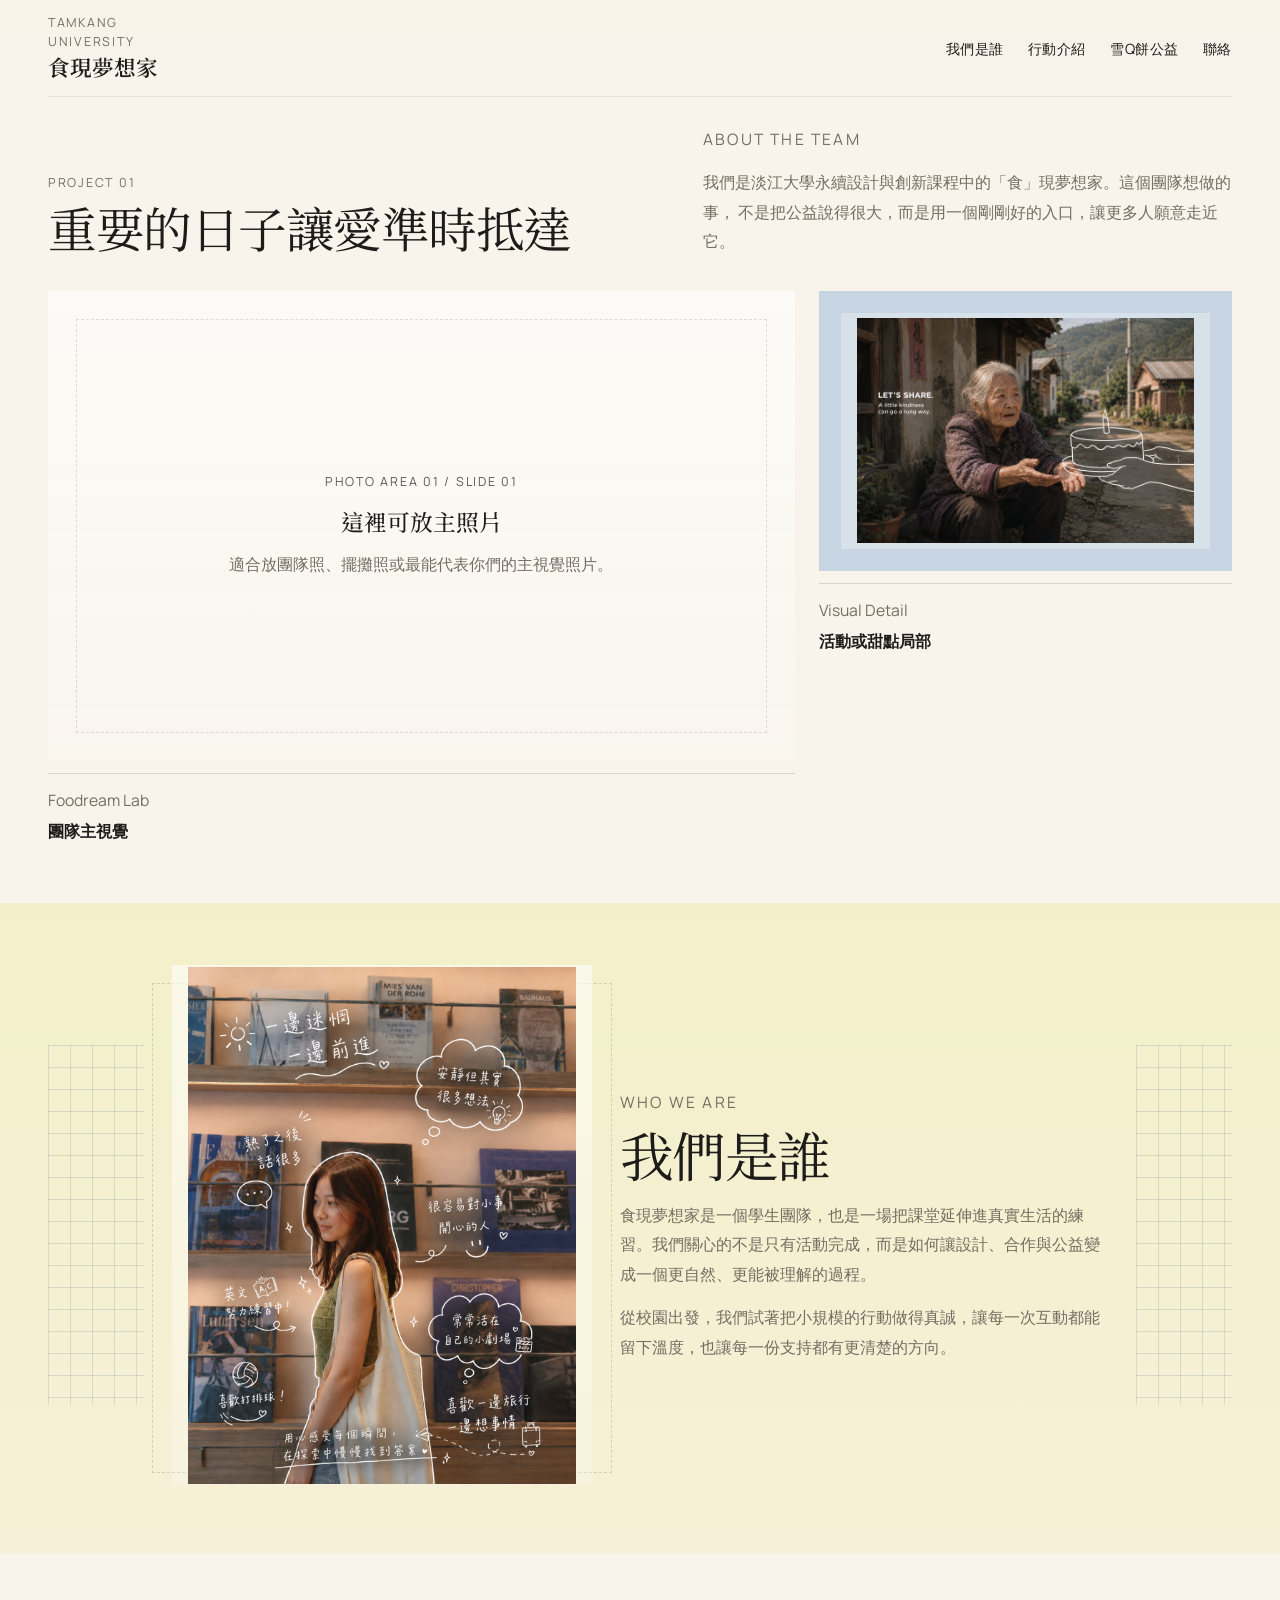
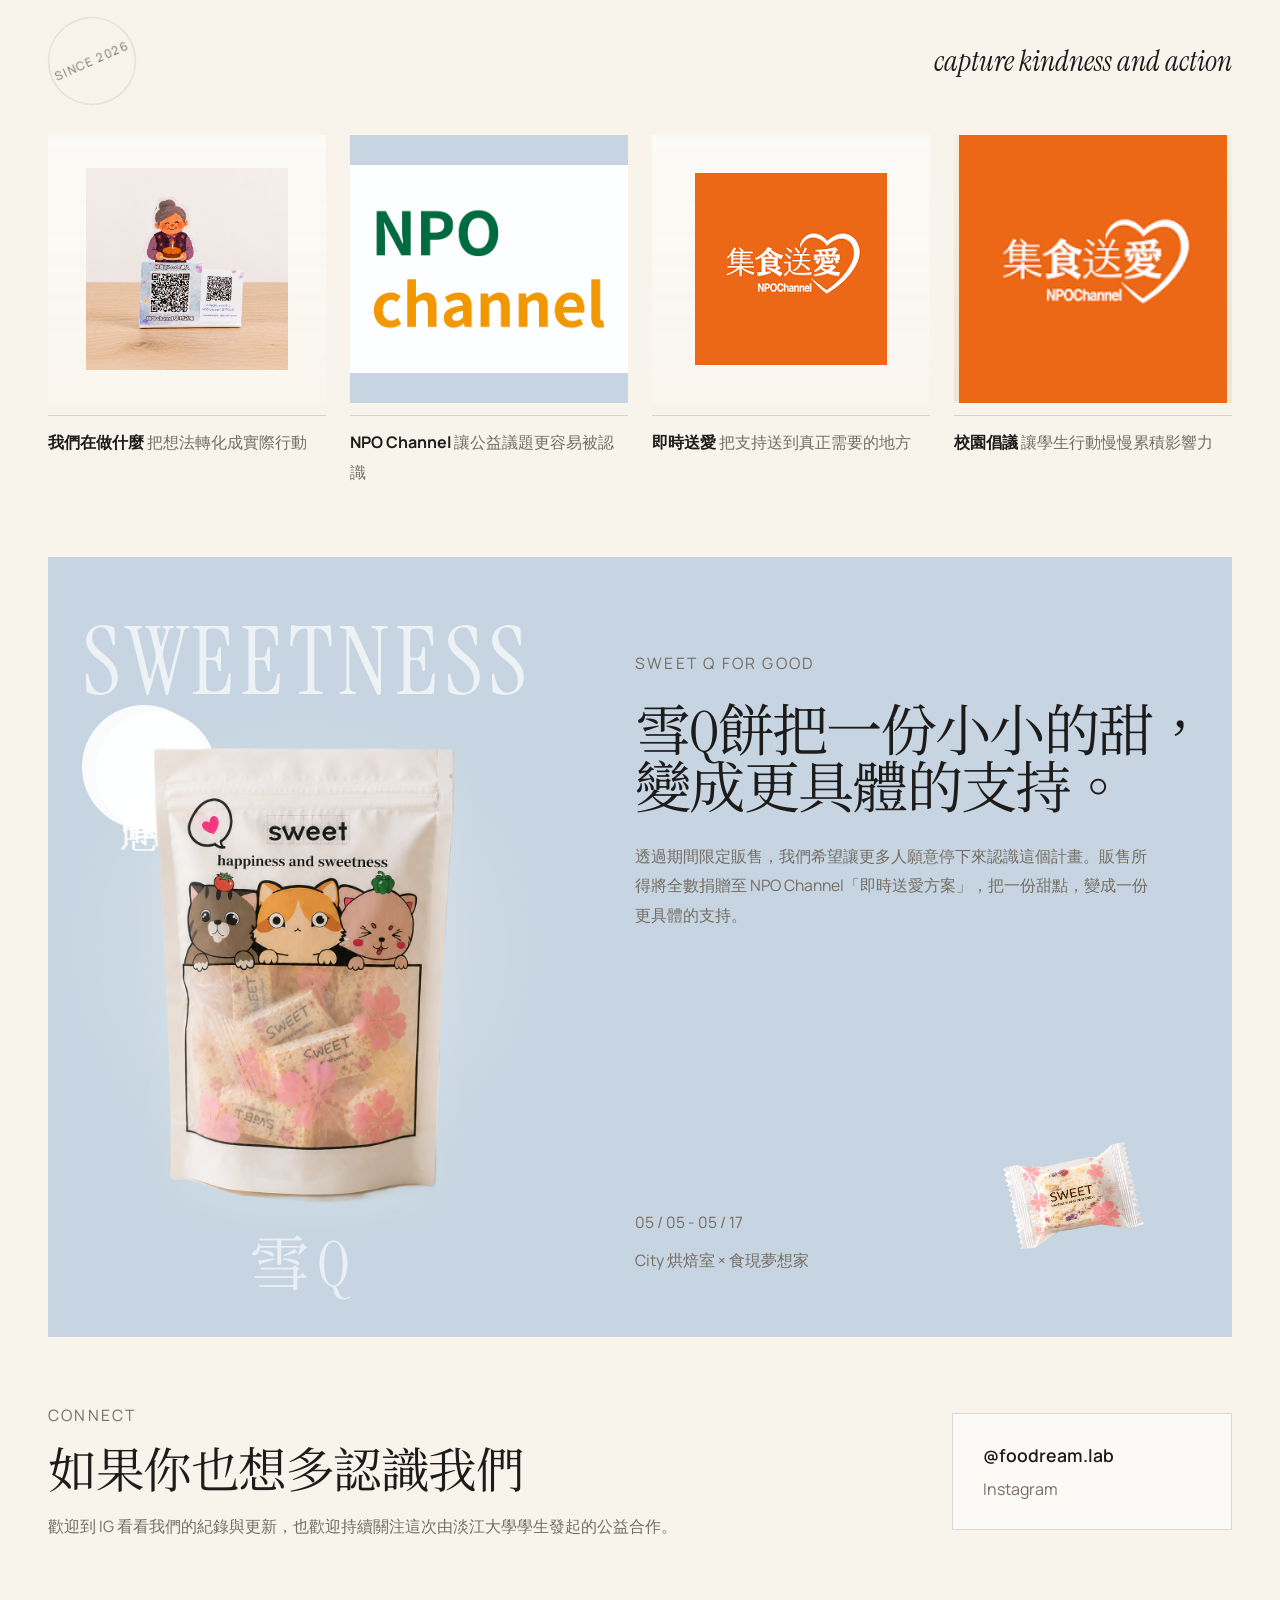
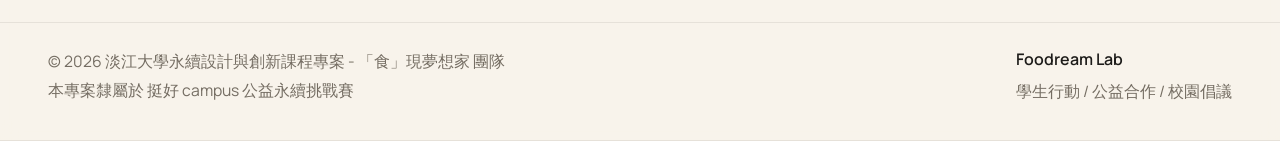
<file: index.html>
﻿<!DOCTYPE html>
<html lang="zh-Hant">
<head>
  <meta charset="UTF-8" />
  <meta name="viewport" content="width=device-width, initial-scale=1.0" />
  <title>食現夢想家 | 淡江大學</title>
  <meta
    name="description"
    content="淡江大學食現夢想家團隊介紹，一頁式展示團隊理念、公益行動與雪Q餅販售。"
  />
  <link rel="preconnect" href="https://fonts.googleapis.com" />
  <link rel="preconnect" href="https://fonts.gstatic.com" crossorigin />
  <link
    href="https://fonts.googleapis.com/css2?family=Instrument+Serif:ital@0;1&family=Manrope:wght@400;500;600;700&family=Noto+Serif+TC:wght@400;500;600;700&display=swap"
    rel="stylesheet"
  />
  <link
    href="https://cdn.jsdelivr.net/npm/bootstrap@5.3.7/dist/css/bootstrap.min.css"
    rel="stylesheet"
    integrity="sha384-LN+7fdVzj6u52u30Kp6M/trliBMCMKTyK833zpbD+pXdCLuTusPj697FH4R/5mcr"
    crossorigin="anonymous"
  />
  <link rel="stylesheet" href="./styles.css" />
</head>
<body>
  <header class="site-header">
    <div class="frame-shell topbar">
      <a class="brand-mark" href="./index.html">
        <span class="brand-caption">Tamkang University</span>
        <span class="brand-name">食現夢想家</span>
      </a>
      <button
        class="navbar-toggler border-0 shadow-none px-0"
        type="button"
        data-bs-toggle="collapse"
        data-bs-target="#mainNav"
        aria-controls="mainNav"
        aria-expanded="false"
        aria-label="切換導覽"
      >
        <span class="navbar-toggler-icon"></span>
      </button>
      <div class="collapse navbar-collapse justify-content-end" id="mainNav">
        <ul class="navbar-nav gap-lg-4 mt-3 mt-lg-0">
          <li class="nav-item"><a class="nav-link" href="#about">我們是誰</a></li>
          <li class="nav-item"><a class="nav-link" href="#project">行動介紹</a></li>
          <li class="nav-item"><a class="nav-link" href="#sale">雪Q餅公益</a></li>
          <li class="nav-item"><a class="nav-link" href="#contact">聯絡</a></li>
        </ul>
      </div>
    </div>
  </nav>

  <main class="editorial-page">
    <section class="frame-shell hero-board">
      <div class="hero-top">
        <div class="hero-statement">
          <p class="tiny-label">Project 01</p>
          <h2>重要的日子讓愛準時抵達</h2>
        </div>
        <div class="hero-intro">
          <p class="tiny-label">About The Team</p>
          <p>
            我們是淡江大學永續設計與創新課程中的「食」現夢想家。這個團隊想做的事，
            不是把公益說得很大，而是用一個剛剛好的入口，讓更多人願意走近它。
          </p>
        </div>
      </div>

      <div class="hero-media-grid">
        <article class="media-card large-card">
          <div id="heroPhotoCarousel" class="carousel slide image-slot large-slot photo-carousel" data-bs-ride="carousel" data-bs-interval="3200">
            <div class="carousel-inner">
              <div class="carousel-item active">
                <div class="image-placeholder">
                  <span>Photo Area 01 / Slide 01</span>
                  <strong>這裡可放主照片</strong>
                  <p>適合放團隊照、擺攤照或最能代表你們的主視覺照片。</p>
                </div>
              </div>
              <div class="carousel-item">
                <div class="image-placeholder">
                  <span>Photo Area 01 / Slide 02</span>
                  <strong>可自動切換第二張</strong>
                  <p>把這一格替換成另一張照片即可開始輪播。</p>
                </div>
              </div>
              <div class="carousel-item">
                <div class="image-placeholder">
                  <span>Photo Area 01 / Slide 03</span>
                  <strong>也能放第三張照片</strong>
                  <p>如果暫時只有一張，也可以先保留第一張。</p>
                </div>
              </div>
            </div>
          </div>
          <div class="card-meta">
            <span>Foodream Lab</span>
            <strong>團隊主視覺</strong>
          </div>
        </article>

        <article class="media-card small-card">
          <div class="image-slot small-slot blue-slot">
            <div class="image-placeholder compact contain-placeholder">
              <img src="阿嬤圖.png">
              
              
            </div>
          </div>
          <div class="card-meta">
            <span>Visual Detail</span>
            <strong>活動或甜點局部</strong>
          </div>
        </article>
      </div>
    </section>

    <section class="band-section pale-band" id="about">
      <div class="frame-shell spread-layout">
        <div class="grid-strip left-strip"></div>
        <div class="spread-photo">
          <div id="teamPhotoCarousel" class="carousel slide image-slot portrait-slot photo-carousel contain-carousel" data-bs-ride="carousel" data-bs-interval="3600">
            <div class="carousel-inner">
              <div class="carousel-item active">
                <div class="image-placeholder">
                  <img src="利.png">
                  <span>Team Photo / Slide 01</span>
                  <strong>可放團隊合照</strong>
                </div>
              </div>
              <div class="carousel-item">
                <div class="image-placeholder">
                  <img src="瑞.png">
                  <span>Team Photo / Slide 02</span>
                  <strong>可放組員照片</strong>
                </div>
              </div>
              <div class="carousel-item">
                <div class="image-placeholder">
                  <img src="雅.png">
                  <span>Team Photo / Slide 03</span>
                  <strong>可放活動照片</strong>
                </div>
              </div>
            </div>
          </div>
        </div>
        <div class="spread-copy">
          <p class="tiny-label">Who We Are</p>
          <h2>我們是誰</h2>
          <p>
            食現夢想家是一個學生團隊，也是一場把課堂延伸進真實生活的練習。我們關心的不是只有活動完成，而是如何讓設計、合作與公益變成一個更自然、更能被理解的過程。
          </p>
          <p>
            從校園出發，我們試著把小規模的行動做得真誠，讓每一次互動都能留下溫度，也讓每一份支持都有更清楚的方向。
          </p>
        </div>
        <div class="grid-strip right-strip"></div>
      </div>
    </section>

    <section class="frame-shell editorial-grid" id="project">
      <div class="section-heading-block">
        <span class="round-stamp">since 2026</span>
        <h3><em>capture kindness and action</em></h3>
      </div>

      <div class="card-row four-up">
        <article class="mini-editor-card">
          <div class="image-slot card-slot">
            <div class="image-placeholder compact">
              <img src="阿嬤.jpg" >
              <span>Photo Area 04</span>
            </div>
          </div>
          <div class="mini-meta">
            <strong>我們在做什麼</strong>
            <span>把想法轉化成實際行動</span>
          </div>
        </article>

        <article class="mini-editor-card">
          <div class="image-slot card-slot soft-blue"><img src="NPOChannel.jpg" alt="NPO Channel"></div>
          <div class="mini-meta">
            
            <strong>NPO Channel</strong>
            <span>讓公益議題更容易被認識</span>
          </div>
        </article>

        <article class="mini-editor-card">
          <div class="image-slot card-slot">
            <div class="image-placeholder compact">
              <img src="集食送愛.png" alt="集食送愛">
              <span>Photo Area 05</span>
            </div>
          </div>
          <div class="mini-meta">
            <strong>即時送愛</strong>
            <span>把支持送到真正需要的地方</span>
          </div>
        </article>

        <article class="mini-editor-card">
          <div class="image-slot card-slot cream-slot"><img src="集食送愛.png" alt="集食送愛"></div>
          <div class="mini-meta">
            <strong>校園倡議</strong>
            <span>讓學生行動慢慢累積影響力</span>
          </div>
        </article>
      </div>
    </section>

    <section class="quote-band" id="sale">
      <div class="frame-shell quote-grid">
        <div class="quote-visual blue-panel">
          <span class="sweetq-word sweetq-word-top">SWEETNESS</span>
          <span class="sweetq-word sweetq-word-bottom">雪Q</span>
          <span class="sweetq-side-note">暖暖甜意</span>
          <div class="sweetq-bubble"></div>
          <div class="sweetq-glow"></div>
          <div class="sweetq-card sweetq-cutout">
            <img src="雪Q1.png" alt="雪Q餅照片">
          </div>
        </div>
        <div class="quote-copy">
          <p class="tiny-label">Sweet Q For Good</p>
          <h2>雪Q餅把一份小小的甜，<br />變成更具體的支持。</h2>
          <p>
            透過期間限定販售，我們希望讓更多人願意停下來認識這個計畫。販售所得將全數捐贈至 NPO Channel「即時送愛方案」，把一份甜點，變成一份更具體的支持。
          </p>
          <div class="sale-note-wrap">
            <div class="sale-note">
              <span>05 / 05 - 05 / 17</span>
              <span>City 烘焙室 × 食現夢想家</span>
            </div>
            <div class="sale-detail-photo">
              <img src="小雪q.png" alt="雪Q餅細節照片">
            </div>
          </div>
        </div>
      </div>
    </section>

    <section class="frame-shell contact-section" id="contact">
      <div class="contact-copy">
        <p class="tiny-label">Connect</p>
        <h2>如果你也想多認識我們</h2>
        <p>
          歡迎到 IG 看看我們的紀錄與更新，也歡迎持續關注這次由淡江大學學生發起的公益合作。
        </p>
      </div>
      <div class="contact-action">
        <a href="https://www.instagram.com/foodream.lab/" target="_blank" rel="noreferrer">@foodream.lab</a>
        <span>Instagram</span>
      </div>
    </section>
  </main>

  <footer class="site-footer">
    <div class="frame-shell footer-shell">
      <div>
        <p>© 2026 淡江大學永續設計與創新課程專案 - 「食」現夢想家 團隊</p>
        <p>本專案隸屬於 挺好 campus 公益永續挑戰賽</p>
      </div>
      <div class="footer-tag">
        <span>Foodream Lab</span>
        <p>學生行動 / 公益合作 / 校園倡議</p>
      </div>
    </div>
  </footer>

  <script
    src="https://cdn.jsdelivr.net/npm/bootstrap@5.3.7/dist/js/bootstrap.bundle.min.js"
    integrity="sha384-ndDqU0Gzau9qJ1lfW4pNLlhNTkCfHzAVBReH9diLvGRem5+R9g2FzA8ZGN954O5Q"
    crossorigin="anonymous"
  ></script>
</body>
</html>
</file>
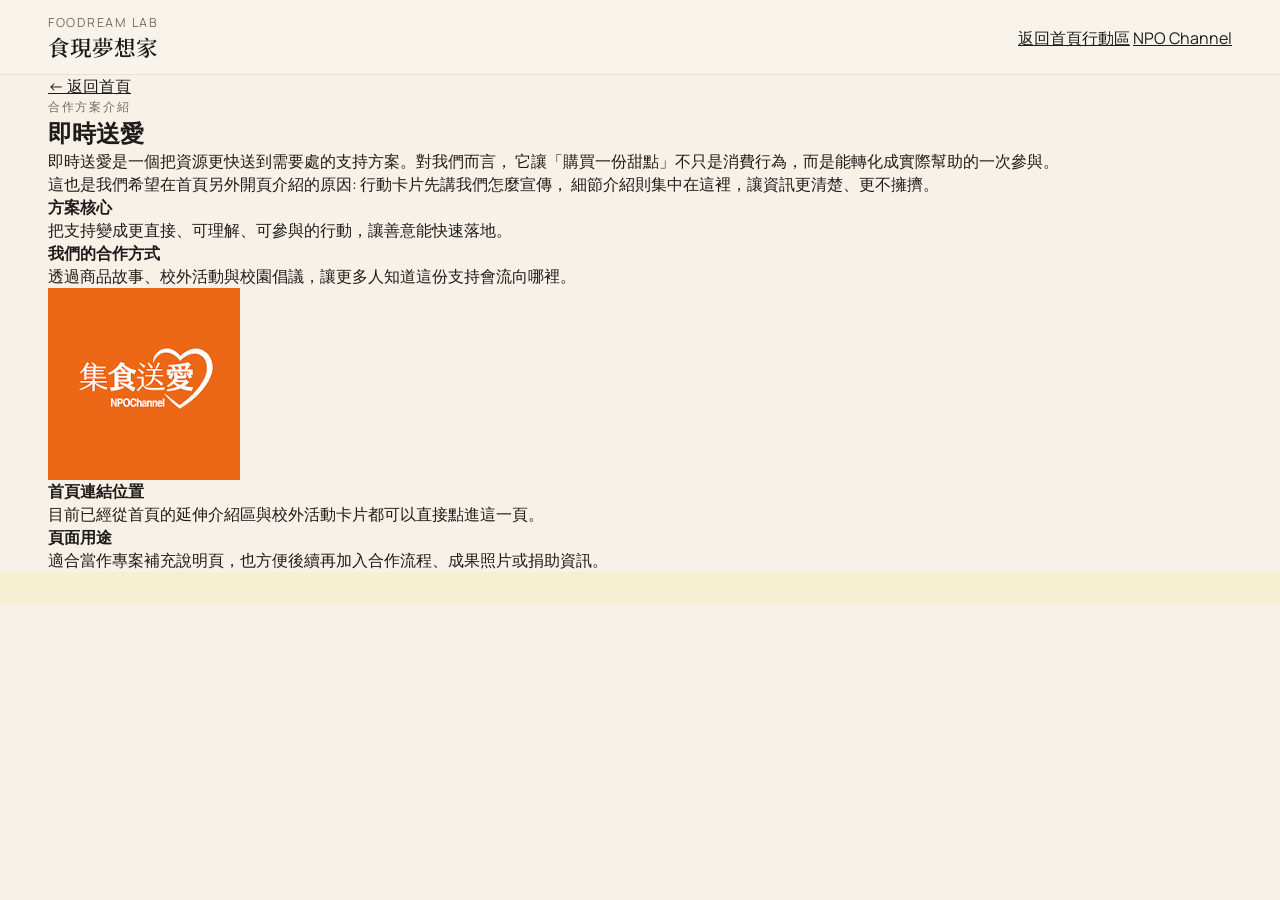
<file: instant-love.html>
<!DOCTYPE html>
<html lang="zh-Hant">
<head>
  <meta charset="UTF-8" />
  <meta name="viewport" content="width=device-width, initial-scale=1.0" />
  <title>即時送愛簡介｜食現夢想家</title>
  <meta
    name="description"
    content="即時送愛簡介頁，說明方案核心概念、這次專案合作重點，以及食現夢想家如何讓更多人看見這份支持。"
  />
  <link rel="preconnect" href="https://fonts.googleapis.com" />
  <link rel="preconnect" href="https://fonts.gstatic.com" crossorigin />
  <link
    href="https://fonts.googleapis.com/css2?family=Instrument+Serif:ital@0;1&family=Manrope:wght@400;500;600;700&family=Noto+Serif+TC:wght@400;500;600;700&display=swap"
    rel="stylesheet"
  />
  <link rel="stylesheet" href="./styles.css" />
</head>
<body>
  <header class="site-header">
    <div class="frame-shell topbar">
      <a class="brand-mark" href="./index.html">
        <span class="brand-caption">Foodream Lab</span>
        <span class="brand-name">食現夢想家</span>
      </a>
      <nav class="topnav">
        <a href="./index.html#actions">返回首頁行動區</a>
        <a href="./npo-channel.html">NPO Channel</a>
      </nav>
    </div>
  </header>

  <main class="frame-shell detail-header">
    <section class="detail-page">
      <div class="detail-copy">
        <a class="back-link" href="./index.html">← 返回首頁</a>
        <p class="tiny-label">合作方案介紹</p>
        <h1>即時送愛</h1>
        <p>
          即時送愛是一個把資源更快送到需要處的支持方案。對我們而言，
          它讓「購買一份甜點」不只是消費行為，而是能轉化成實際幫助的一次參與。
        </p>
        <p>
          這也是我們希望在首頁另外開頁介紹的原因: 行動卡片先講我們怎麼宣傳，
          細節介紹則集中在這裡，讓資訊更清楚、更不擁擠。
        </p>

        <div class="detail-panel-group">
          <div class="detail-panel">
            <strong>方案核心</strong>
            <p>把支持變成更直接、可理解、可參與的行動，讓善意能快速落地。</p>
          </div>
          <div class="detail-panel">
            <strong>我們的合作方式</strong>
            <p>透過商品故事、校外活動與校園倡議，讓更多人知道這份支持會流向哪裡。</p>
          </div>
        </div>
      </div>

      <div class="detail-visual">
        <div class="detail-image-shell detail-logo warm-panel">
          <img src="集食送愛.png" alt="即時送愛視覺" />
        </div>
        <div class="detail-grid">
          <div class="detail-panel">
            <strong>首頁連結位置</strong>
            <p>目前已經從首頁的延伸介紹區與校外活動卡片都可以直接點進這一頁。</p>
          </div>
          <div class="detail-panel">
            <strong>頁面用途</strong>
            <p>適合當作專案補充說明頁，也方便後續再加入合作流程、成果照片或捐助資訊。</p>
          </div>
        </div>
      </div>
    </section>
  </main>
</body>
</html>
</file>
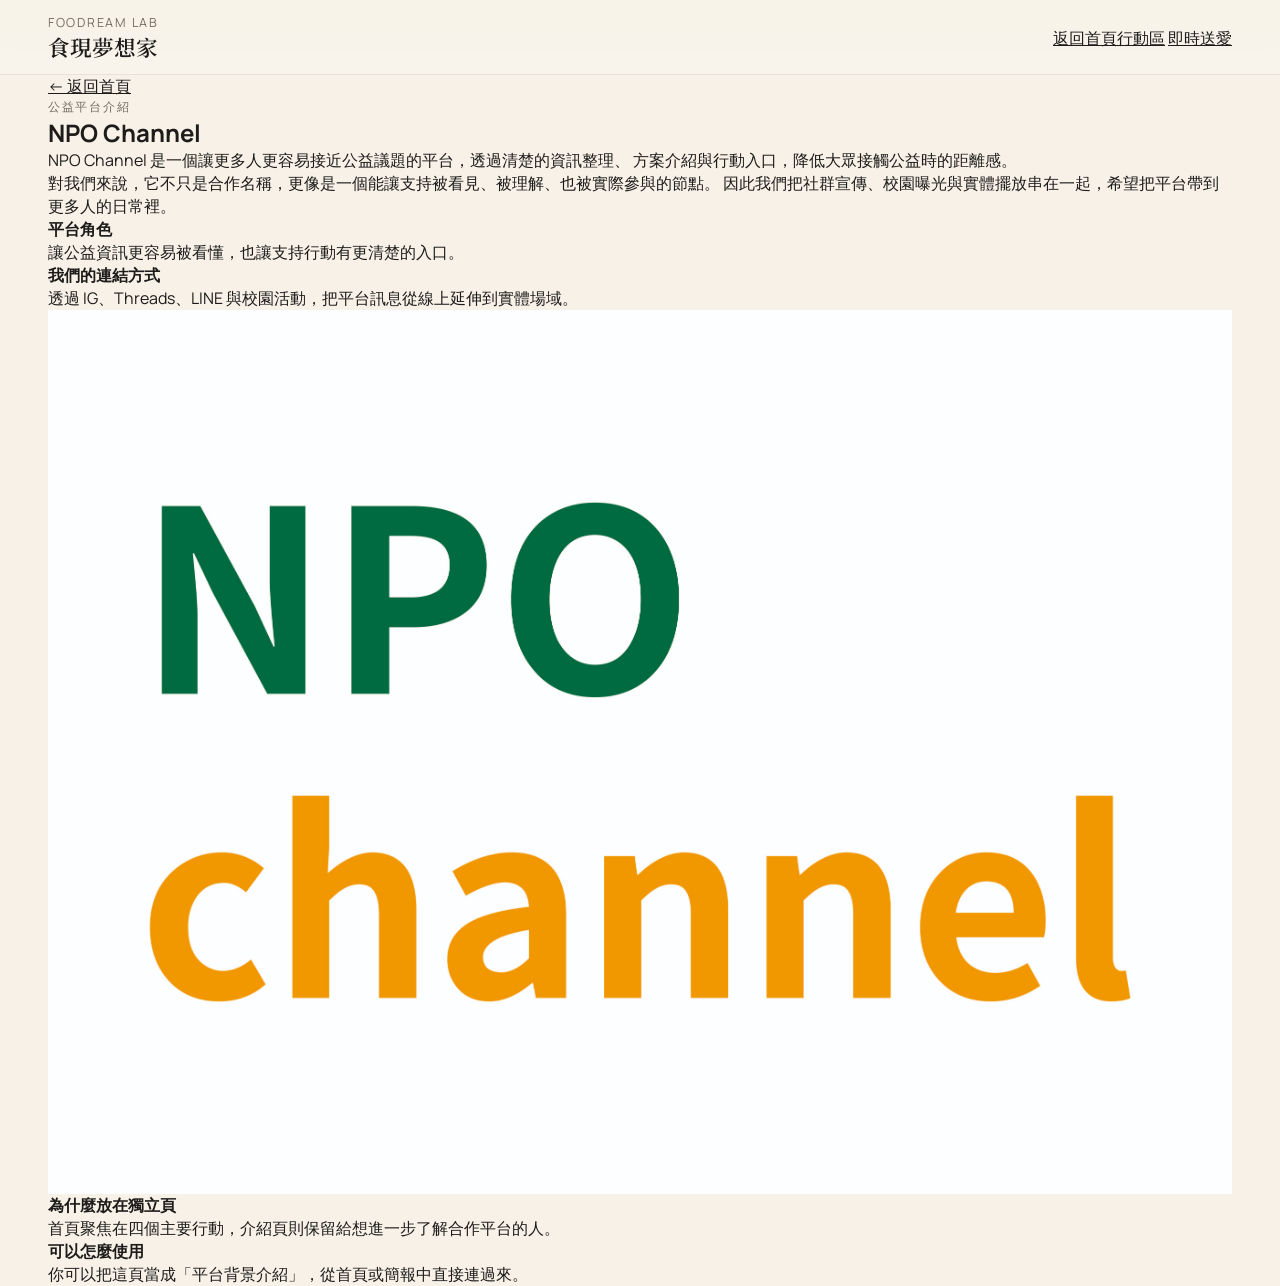
<file: npo-channel.html>
<!DOCTYPE html>
<html lang="zh-Hant">
<head>
  <meta charset="UTF-8" />
  <meta name="viewport" content="width=device-width, initial-scale=1.0" />
  <title>NPO Channel 簡介｜食現夢想家</title>
  <meta
    name="description"
    content="NPO Channel 簡介頁，說明平台定位、這次合作重點與食現夢想家如何透過宣傳讓更多人認識公益行動。"
  />
  <link rel="preconnect" href="https://fonts.googleapis.com" />
  <link rel="preconnect" href="https://fonts.gstatic.com" crossorigin />
  <link
    href="https://fonts.googleapis.com/css2?family=Instrument+Serif:ital@0;1&family=Manrope:wght@400;500;600;700&family=Noto+Serif+TC:wght@400;500;600;700&display=swap"
    rel="stylesheet"
  />
  <link rel="stylesheet" href="./styles.css" />
</head>
<body>
  <header class="site-header">
    <div class="frame-shell topbar">
      <a class="brand-mark" href="./index.html">
        <span class="brand-caption">Foodream Lab</span>
        <span class="brand-name">食現夢想家</span>
      </a>
      <nav class="topnav">
        <a href="./index.html#actions">返回首頁行動區</a>
        <a href="./instant-love.html">即時送愛</a>
      </nav>
    </div>
  </header>

  <main class="frame-shell detail-header">
    <section class="detail-page">
      <div class="detail-copy">
        <a class="back-link" href="./index.html">← 返回首頁</a>
        <p class="tiny-label">公益平台介紹</p>
        <h1>NPO Channel</h1>
        <p>
          NPO Channel 是一個讓更多人更容易接近公益議題的平台，透過清楚的資訊整理、
          方案介紹與行動入口，降低大眾接觸公益時的距離感。
        </p>
        <p>
          對我們來說，它不只是合作名稱，更像是一個能讓支持被看見、被理解、也被實際參與的節點。
          因此我們把社群宣傳、校園曝光與實體擺放串在一起，希望把平台帶到更多人的日常裡。
        </p>

        <div class="detail-panel-group">
          <div class="detail-panel">
            <strong>平台角色</strong>
            <p>讓公益資訊更容易被看懂，也讓支持行動有更清楚的入口。</p>
          </div>
          <div class="detail-panel">
            <strong>我們的連結方式</strong>
            <p>透過 IG、Threads、LINE 與校園活動，把平台訊息從線上延伸到實體場域。</p>
          </div>
        </div>
      </div>

      <div class="detail-visual">
        <div class="detail-image-shell detail-logo soft-blue">
          <img src="NPOChannel.jpg" alt="NPO Channel 視覺" />
        </div>
        <div class="detail-grid">
          <div class="detail-panel">
            <strong>為什麼放在獨立頁</strong>
            <p>首頁聚焦在四個主要行動，介紹頁則保留給想進一步了解合作平台的人。</p>
          </div>
          <div class="detail-panel">
            <strong>可以怎麼使用</strong>
            <p>你可以把這頁當成「平台背景介紹」，從首頁或簡報中直接連過來。</p>
          </div>
        </div>
      </div>
    </section>
  </main>
</body>
</html>
</file>
<file: styles.css>
:root {
  --bg: #f7f1e8;
  --paper: #fbf7f0;
  --paper-soft: #f6f0e1;
  --ink: #1e1c1a;
  --muted: #756d63;
  --line: rgba(72, 67, 60, 0.18);
  --line-soft: rgba(72, 67, 60, 0.1);
  --blue: #c6d5e1;
  --blue-deep: #b5c7d6;
  --cream: #f3ecd9;
}

* {
  box-sizing: border-box;
}

html {
  scroll-behavior: smooth;
}

body {
  margin: 0;
  color: var(--ink);
  background:
    linear-gradient(180deg, rgba(244, 239, 200, 0.7) 0, rgba(244, 239, 200, 0.7) 32px, transparent 32px),
    var(--bg);
  font-family: "Manrope", "Noto Sans TC", sans-serif;
}

img {
  display: block;
  max-width: 100%;
}

a {
  color: inherit;
}

.frame-shell {
  width: min(1320px, calc(100% - 96px));
  margin: 0 auto;
}

.site-header {
  position: sticky;
  top: 0;
  z-index: 20;
  background: rgba(248, 243, 235, 0.92);
  backdrop-filter: blur(10px);
  border-bottom: 1px solid var(--line-soft);
}

.topbar {
  display: flex;
  align-items: center;
  justify-content: space-between;
  gap: 20px;
  padding: 14px 0 12px;
}

.brand-mark {
  display: inline-flex;
  flex-direction: column;
  text-decoration: none;
}

.brand-caption,
.tiny-label {
  color: var(--muted);
  font-size: 0.78rem;
  letter-spacing: 0.14em;
  text-transform: uppercase;
}

.brand-name {
  font-family: "Noto Serif TC", serif;
  font-size: 1.35rem;
  font-weight: 600;
  color: var(--ink);
}

.navbar-collapse {
  flex-grow: 0;
  display: flex !important;
  align-items: center;
  justify-content: flex-end;
}

.navbar-nav {
  display: flex;
  flex-direction: row;
  align-items: center;
  gap: 26px;
}

.navbar-nav .nav-link {
  color: var(--ink);
  font-size: 0.88rem;
  letter-spacing: 0.04em;
  white-space: nowrap;
  padding-left: 0;
  padding-right: 0;
}

.navbar-toggler {
  display: none;
}

.navbar-nav .nav-link:hover,
.navbar-nav .nav-link:focus {
  color: #8a6544;
}

.editorial-page {
  padding-bottom: 48px;
}

h1,
h2,
h3,
p {
  margin: 0;
}

h2,
h3 {
  font-family: "Instrument Serif", "Noto Serif TC", serif;
  font-weight: 400;
  color: var(--ink);
}

h2 {
  font-size: clamp(2.2rem, 3.8vw, 3.7rem);
  line-height: 1.02;
  letter-spacing: -0.03em;
}

h3 {
  font-size: clamp(1.8rem, 2.3vw, 2.5rem);
  line-height: 1.06;
}

.hero-intro p,
.spread-copy p,
.mini-meta span,
.quote-copy p,
.contact-copy p,
.footer-shell p,
.card-meta span,
.sale-note span {
  color: var(--muted);
  line-height: 1.88;
  font-size: 0.98rem;
}

.hero-board {
  padding-top: 28px;
  border-top: 1px solid var(--line-soft);
}

.hero-top {
  display: grid;
  grid-template-columns: 1.08fr 0.92fr;
  gap: 34px;
  align-items: end;
}

.hero-statement,
.hero-intro {
  display: grid;
  gap: 14px;
}

.hero-media-grid {
  display: grid;
  grid-template-columns: minmax(0, 1.12fr) minmax(280px, 0.62fr);
  gap: 24px;
  margin-top: 34px;
}

.media-card,
.mini-editor-card {
  min-width: 0;
}

.image-slot {
  position: relative;
  overflow: hidden;
  background: linear-gradient(180deg, rgba(255, 255, 255, 0.58), rgba(255, 255, 255, 0.18));
}

.image-slot img,
.carousel-item img {
  width: 100%;
  height: 100%;
  display: block;
  object-fit: contain;
}

.large-slot {
  height: 470px;
}

.small-slot {
  height: 280px;
}

.portrait-slot {
  height: 520px;
}

.card-slot {
  height: 268px;
}

.blue-slot,
.soft-blue,
.blue-panel {
  background: var(--blue);
}

.cream-slot {
  background: linear-gradient(180deg, #f6eedf 0%, #eee5d2 100%);
}

.image-placeholder {
  position: absolute;
  inset: 0;
  display: grid;
  place-content: center;
  gap: 12px;
  margin: 28px;
  padding: 22px;
  text-align: center;
  border: 1px dashed rgba(72, 67, 60, 0.16);
  color: rgba(30, 28, 26, 0.72);
}

.image-placeholder span {
  font-size: 0.78rem;
  letter-spacing: 0.14em;
  text-transform: uppercase;
}

.image-placeholder strong {
  font-family: "Noto Serif TC", serif;
  font-size: 1.42rem;
  font-weight: 500;
  color: var(--ink);
}

.image-placeholder p {
  color: var(--muted);
  line-height: 1.8;
}

.image-placeholder.compact {
  margin: 22px;
}

.image-placeholder:has(img) {
  margin: 0;
  padding: 16px;
  border: 0;
}

.image-placeholder:has(img) span,
.image-placeholder:has(img) strong,
.image-placeholder:has(img) p {
  display: none;
}

.image-placeholder:has(img) img {
  width: 100%;
  height: 100%;
  object-fit: contain;
}

.contain-placeholder,
.contain-carousel img {
  background: rgba(255, 255, 255, 0.28);
}

.photo-carousel .carousel-inner,
.photo-carousel .carousel-item {
  height: 100%;
}

.card-meta,
.mini-meta {
  padding-top: 12px;
  border-top: 1px solid var(--line);
}

.card-meta {
  display: grid;
  gap: 4px;
  margin-top: 12px;
}

.card-meta strong,
.mini-meta strong {
  font-size: 1rem;
  color: var(--ink);
}

.band-section {
  margin-top: 60px;
}

.pale-band {
  background: linear-gradient(180deg, #f3f0c9 0%, #f6f0d8 100%);
}

.spread-layout {
  position: relative;
  display: grid;
  grid-template-columns: 96px minmax(280px, 420px) minmax(0, 1fr) 96px;
  gap: 28px;
  align-items: center;
  padding: 62px 0 68px;
}

.grid-strip {
  width: 100%;
  height: 360px;
  align-self: center;
  background-image:
    linear-gradient(rgba(132, 149, 170, 0.28) 1px, transparent 1px),
    linear-gradient(90deg, rgba(132, 149, 170, 0.28) 1px, transparent 1px);
  background-size: 22px 22px;
  opacity: 0.95;
}

.spread-photo {
  position: relative;
}

.spread-photo::before {
  content: "";
  position: absolute;
  inset: 18px -20px 12px -20px;
  border: 1px dashed rgba(119, 118, 93, 0.26);
  pointer-events: none;
}

.spread-copy {
  display: grid;
  gap: 14px;
  max-width: 560px;
}

.spread-copy h2 {
  font-size: clamp(2.8rem, 4.2vw, 4rem);
}

.editorial-grid {
  padding: 64px 0 0;
}

.section-heading-block {
  display: flex;
  align-items: center;
  justify-content: space-between;
  gap: 22px;
  margin-bottom: 30px;
}

.section-heading-block h3 em {
  font-style: italic;
  font-weight: 400;
}

.round-stamp {
  width: 88px;
  height: 88px;
  border: 1px solid var(--line);
  border-radius: 50%;
  display: grid;
  place-items: center;
  color: var(--muted);
  font-size: 0.74rem;
  letter-spacing: 0.14em;
  text-transform: uppercase;
  transform: rotate(-24deg);
}

.card-row.four-up {
  display: grid;
  grid-template-columns: repeat(4, minmax(0, 1fr));
  gap: 24px;
}

.mini-editor-card {
  max-width: 285px;
}

.mini-meta {
  margin-top: 12px;
}

.quote-band {
  margin-top: 70px;
}

.quote-grid {
  display: grid;
  grid-template-columns: minmax(380px, 0.86fr) minmax(0, 1.14fr);
  align-items: stretch;
}

.quote-visual {
  position: relative;
  min-height: 780px;
  padding: 28px 30px;
  overflow: hidden;
  background: var(--blue);
}

.quote-copy {
  position: relative;
  min-height: 780px;
  padding: 92px 78px 62px;
  background: var(--blue);
  display: flex;
  flex-direction: column;
  justify-content: flex-start;
  gap: 24px;
}

.quote-copy h2 {
  max-width: 900px;
  font-size: clamp(3rem, 4.4vw, 5rem);
  line-height: 1.02;
  word-break: keep-all;
}

.sweetq-word {
  position: absolute;
  font-family: "Instrument Serif", "Noto Serif TC", serif;
  color: rgba(255, 255, 255, 0.68);
  pointer-events: none;
}

.sweetq-word-top {
  top: 34px;
  left: 34px;
  right: auto;
  text-align: left;
  font-size: clamp(4.2rem, 7.4vw, 6.6rem);
  letter-spacing: 0.06em;
}

.sweetq-word-bottom {
  left: 50%;
  right: auto;
  top: auto;
  bottom: 26px;
  transform: translateX(-50%);
  writing-mode: horizontal-tb;
  text-align: center;
  width: auto;
  font-size: clamp(3rem, 4.8vw, 4.8rem);
  letter-spacing: 0.1em;
  color: rgba(255, 255, 255, 0.62);
}

.sweetq-side-note {
  position: absolute;
  top: 148px;
  left: 34px;
  width: 124px;
  height: 124px;
  border-radius: 50%;
  background: rgba(255, 255, 255, 0.9);
  display: grid;
  place-items: center;
  color: rgba(255, 255, 255, 0.84);
  font-size: clamp(1.9rem, 3.4vw, 2.7rem);
  letter-spacing: 0.12em;
  writing-mode: vertical-rl;
}

.sweetq-side-note::after {
  display: none;
}

.sweetq-bubble {
  position: absolute;
  top: 154px;
  left: 48px;
  width: 120px;
  height: 120px;
  border-radius: 50%;
  background: rgba(255, 255, 255, 0.92);
  color: #bb7a33;
  display: grid;
  place-items: center;
  font-size: 0.92rem;
  letter-spacing: 0.08em;
}

.sweetq-bubble::after {
  display: none;
}

.sweetq-glow {
  position: absolute;
  inset: 0;
  background: radial-gradient(circle at center, rgba(255, 255, 255, 0.28), transparent 56%);
  pointer-events: none;
}

.sweetq-card {
  position: absolute;
  left: 50%;
  top: 52%;
  width: min(100%, 440px);
  aspect-ratio: 0.78 / 1.12;
  transform: translate(-50%, -50%);
  display: grid;
  place-items: center;
  padding: 0;
}

.sweetq-cutout img {
  width: 100%;
  height: 100%;
  object-fit: contain;
  filter: drop-shadow(0 18px 22px rgba(255, 255, 255, 0.14));
}

.sale-note-wrap {
  margin-top: auto;
  display: flex;
  align-items: flex-end;
  justify-content: space-between;
  gap: 32px;
}

.sale-note {
  display: grid;
  gap: 8px;
}

.sale-note span {
  font-size: 0.98rem;
}

.sale-detail-photo {
  width: 160px;
  height: 160px;
  padding: 0;
  background: transparent;
  border: 0;
  transform: rotate(-4deg);
}

.sale-detail-photo img {
  width: 100%;
  height: 100%;
  object-fit: contain;
  mix-blend-mode: multiply;
}

.contact-section {
  display: grid;
  grid-template-columns: minmax(0, 1fr) 280px;
  gap: 28px;
  align-items: center;
  padding: 64px 0 32px;
}

.contact-copy {
  display: grid;
  gap: 16px;
}

.contact-action {
  display: grid;
  gap: 8px;
  padding: 28px 30px;
  border: 1px solid var(--line);
  background: rgba(255, 255, 255, 0.54);
}

.contact-action a {
  text-decoration: none;
  font-size: 1.1rem;
  font-weight: 600;
}

.contact-action span {
  color: var(--muted);
}

.site-footer {
  border-top: 1px solid var(--line-soft);
  padding: 24px 0 34px;
}

.footer-shell {
  display: flex;
  justify-content: space-between;
  gap: 24px;
  flex-wrap: wrap;
}

.footer-tag span {
  display: block;
  margin-bottom: 6px;
  font-weight: 600;
}

@media (max-width: 1200px) {
  .hero-top,
  .hero-media-grid,
  .quote-grid,
  .contact-section {
    grid-template-columns: 1fr;
  }

  .spread-layout {
    grid-template-columns: 64px minmax(240px, 360px) minmax(0, 1fr) 64px;
    gap: 22px;
  }

  .quote-copy,
  .quote-visual {
    min-height: auto;
  }

  .quote-copy {
    padding-top: 70px;
  }

  .card-row.four-up {
    grid-template-columns: repeat(2, minmax(0, 1fr));
  }
}

@media (max-width: 860px) {
  .frame-shell {
    width: calc(100% - 32px);
  }

  .navbar-toggler {
    display: inline-flex;
  }

  .navbar-collapse {
    display: block !important;
    width: 100%;
  }

  .navbar-nav {
    flex-direction: column;
    align-items: flex-start;
    gap: 12px;
  }

  .topbar,
  .footer-shell,
  .section-heading-block {
    flex-direction: column;
    align-items: flex-start;
  }

  .spread-layout {
    grid-template-columns: 1fr;
    gap: 22px;
    padding: 62px 0 72px;
  }

  .grid-strip {
    display: none;
  }

  .spread-photo::before {
    inset: 14px;
  }

  .large-slot {
    height: 420px;
  }

  .small-slot,
  .card-slot {
    height: 300px;
  }

  .mini-editor-card {
    max-width: none;
  }

  .portrait-slot {
    height: 500px;
  }

  .quote-copy {
    padding: 46px 28px;
    background: var(--blue);
  }

  .sweetq-word-top {
    font-size: 3.8rem;
  }

  .sweetq-word-bottom {
    bottom: 18px;
    left: 50%;
    right: auto;
    top: auto;
    transform: translateX(-50%);
    font-size: 2.2rem;
  }

  .sweetq-side-note {
    top: 126px;
    right: 18px;
    left: auto;
    width: auto;
    height: auto;
    background: transparent;
    border-radius: 0;
    font-size: 1.8rem;
    letter-spacing: 0.06em;
  }

  .sweetq-bubble {
    top: 112px;
    left: 20px;
    width: 94px;
    height: 94px;
    font-size: 0.78rem;
  }

  .sweetq-card {
    width: min(100%, 320px);
  }

  .sale-note-wrap {
    flex-direction: column;
    align-items: flex-start;
  }
}

@media (max-width: 600px) {
  .card-row.four-up {
    grid-template-columns: 1fr;
  }

  .large-slot {
    height: 320px;
  }

  .small-slot,
  .card-slot,
  .portrait-slot {
    height: 260px;
  }

  .quote-copy h2,
  .spread-copy h2 {
    font-size: 2.5rem;
  }

  .sweetq-word-top {
    top: 24px;
    left: 18px;
    font-size: 3rem;
  }

  .sweetq-word-bottom {
    bottom: 14px;
    font-size: 1.7rem;
  }

  .sweetq-side-note {
    top: 102px;
    right: 12px;
    font-size: 1.45rem;
  }

  .sweetq-bubble {
    top: 96px;
    left: 16px;
    width: 82px;
    height: 82px;
    font-size: 0.72rem;
  }

  .sweetq-card {
    width: min(100%, 250px);
  }
}
</file>
